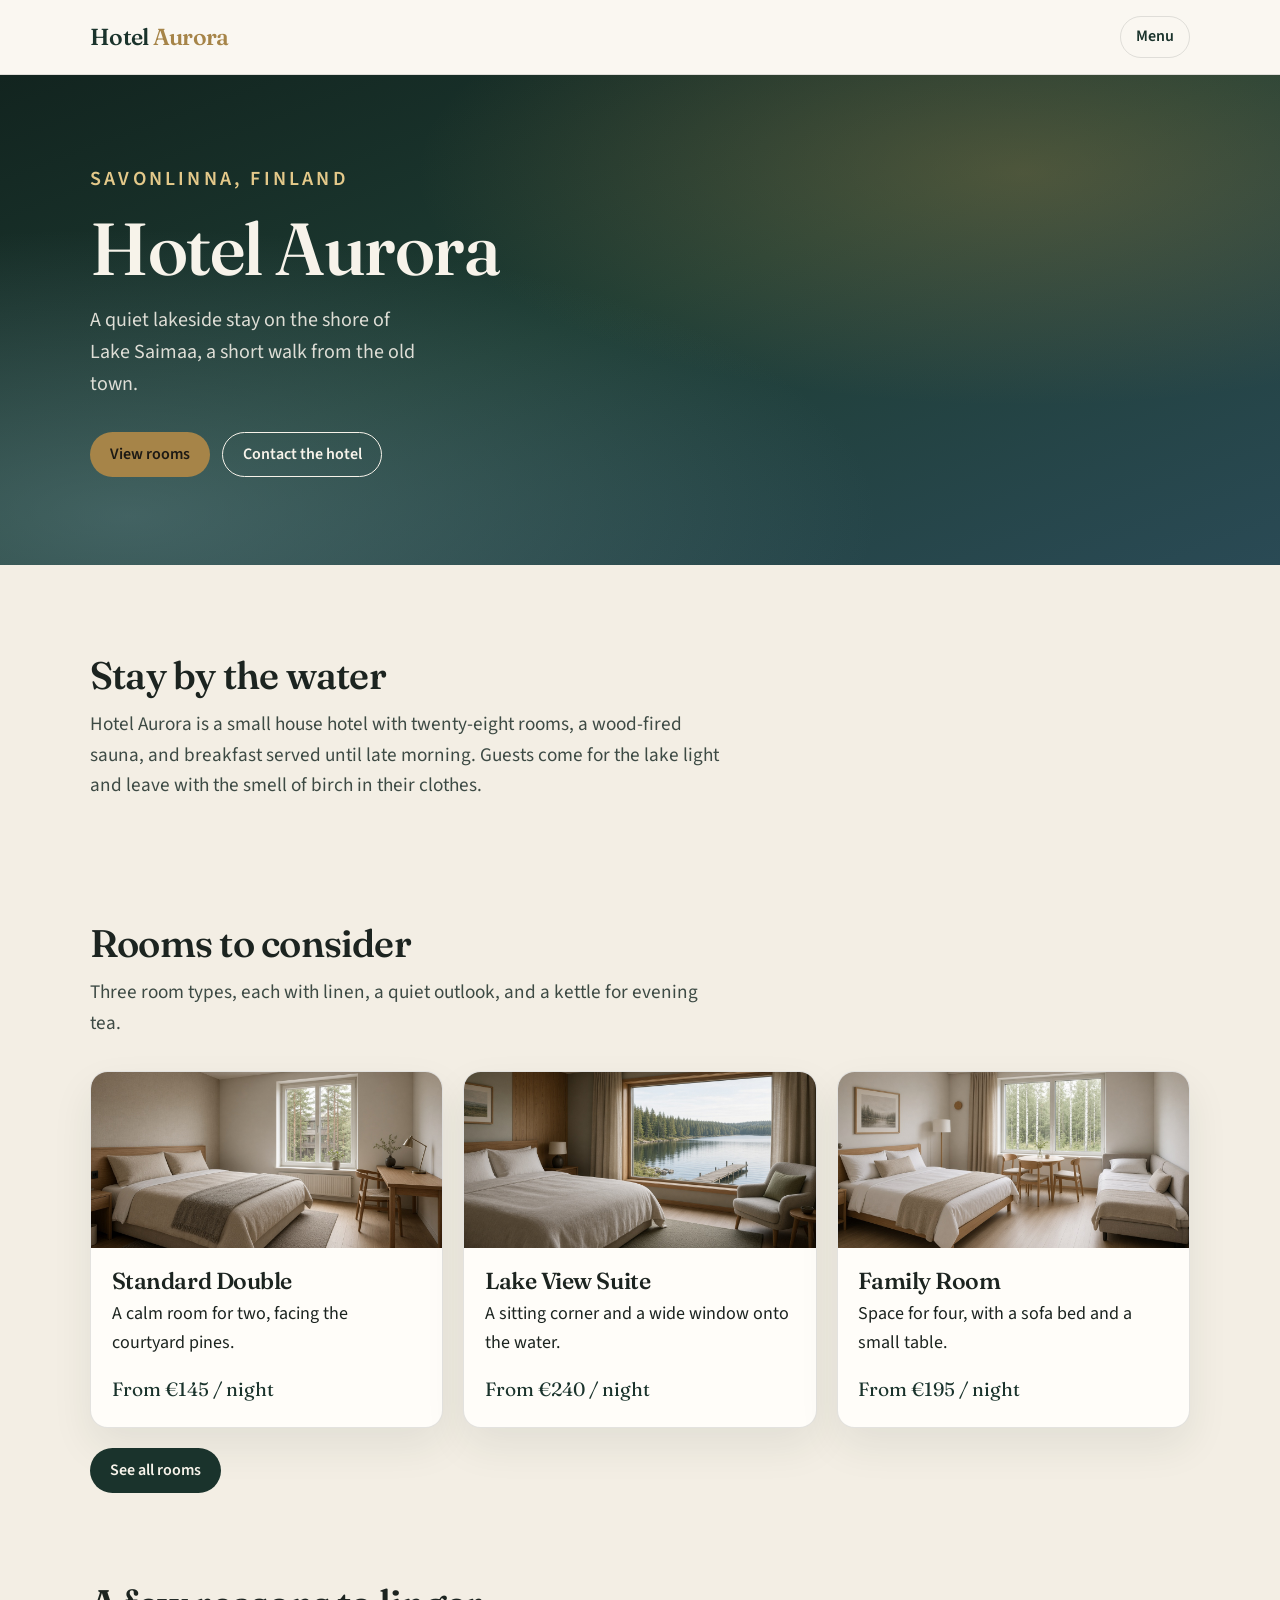
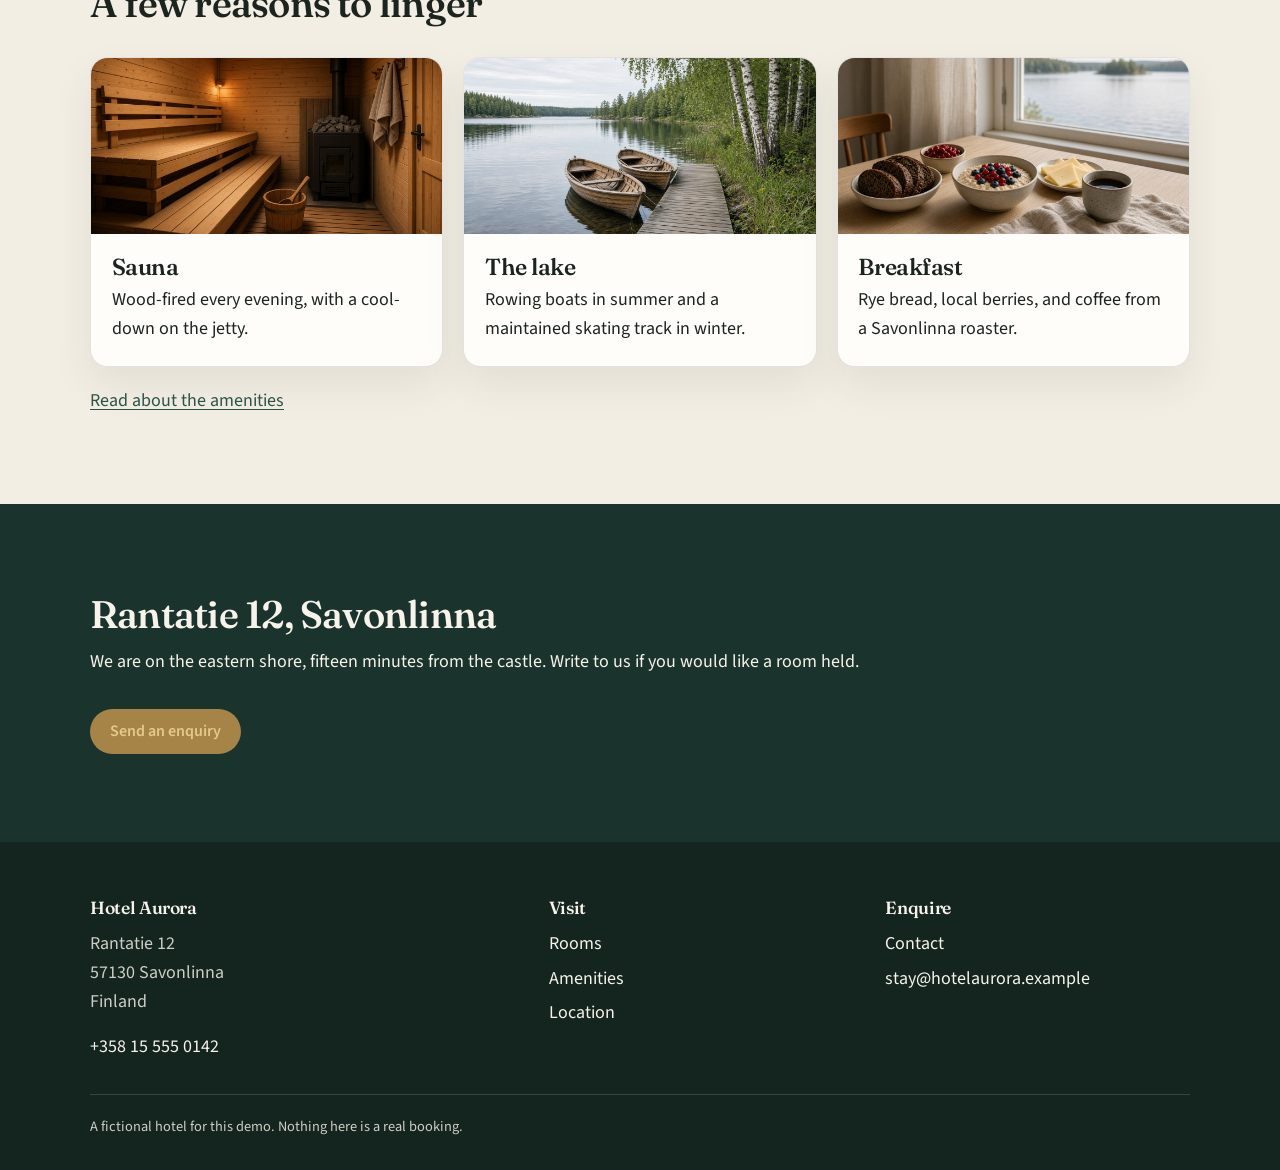
<file: index.html>
<!DOCTYPE html>
<html lang="en">
<head>
  <meta charset="UTF-8">
  <meta name="viewport" content="width=device-width, initial-scale=1">
  <title>Hotel Aurora — A quiet lakeside stay in Savonlinna</title>
  <link rel="preconnect" href="https://fonts.googleapis.com">
  <link rel="preconnect" href="https://fonts.gstatic.com" crossorigin>
  <link href="https://fonts.googleapis.com/css2?family=Fraunces:opsz,wght@9..144,560;9..144,620&family=Source+Sans+3:wght@400;600&display=swap" rel="stylesheet">
  <link rel="stylesheet" href="css/styles.css">
</head>
<body>
  <header class="site-header">
    <div class="wrap header-inner">
      <a class="logo" href="index.html">Hotel <span>Aurora</span></a>
      <button class="menu-toggle" type="button" aria-expanded="false" aria-controls="site-menu">Menu</button>
    </div>
    <nav id="site-menu" class="site-menu" aria-label="Primary" hidden>
      <ul class="nav-list wrap">
        <li><a href="index.html" aria-current="page">Home</a></li>
        <li><a href="rooms.html">Rooms</a></li>
        <li><a href="amenities.html">Amenities</a></li>
        <li><a href="location.html">Location</a></li>
        <li><a href="contact.html">Contact</a></li>
      </ul>
    </nav>
  </header>

  <main>
    <section class="hero">
      <div class="wrap">
        <p class="eyebrow">Savonlinna, Finland</p>
        <h1>Hotel Aurora</h1>
        <p>A quiet lakeside stay on the shore of Lake Saimaa, a short walk from the old town.</p>
        <div class="actions">
          <a class="btn btn-gold" href="rooms.html">View rooms</a>
          <a class="btn btn-line" href="contact.html">Contact the hotel</a>
        </div>
      </div>
    </section>

    <section class="section">
      <div class="wrap">
        <div class="section-head">
          <h2>Stay by the water</h2>
          <p class="lede">Hotel Aurora is a small house hotel with twenty-eight rooms, a wood-fired sauna, and breakfast served until late morning. Guests come for the lake light and leave with the smell of birch in their clothes.</p>
        </div>
      </div>
    </section>

    <section class="section section-follow">
      <div class="wrap">
        <div class="section-head">
          <h2>Rooms to consider</h2>
          <p class="lede">Three room types, each with linen, a quiet outlook, and a kettle for evening tea.</p>
        </div>
        <div class="grid-3">
          <article class="card">
            <a class="card-link" href="room.html?room=standard">
              <img class="visual" src="images/standard-double.jpg" alt="Standard Double with a linen-dressed queen bed and pines outside the window">
              <div class="card-body">
                <h3>Standard Double</h3>
                <p>A calm room for two, facing the courtyard pines.</p>
                <p class="price">From €145 / night</p>
              </div>
            </a>
          </article>
          <article class="card">
            <a class="card-link" href="room.html?room=lake-view">
              <img class="visual" src="images/lake-view-suite.jpg" alt="Lake View Suite with a wide window onto the lake">
              <div class="card-body">
                <h3>Lake View Suite</h3>
                <p>A sitting corner and a wide window onto the water.</p>
                <p class="price">From €240 / night</p>
              </div>
            </a>
          </article>
          <article class="card">
            <a class="card-link" href="room.html?room=family">
              <img class="visual" src="images/family-room.jpg" alt="Family Room with a queen bed, sofa bed, and a view into birch woods">
              <div class="card-body">
                <h3>Family Room</h3>
                <p>Space for four, with a sofa bed and a small table.</p>
                <p class="price">From €195 / night</p>
              </div>
            </a>
          </article>
        </div>
        <p style="margin-top: 1.25rem;"><a class="btn btn-pine" href="rooms.html">See all rooms</a></p>
      </div>
    </section>

    <section class="section section-follow">
      <div class="wrap">
        <div class="section-head">
          <h2>A few reasons to linger</h2>
        </div>
        <div class="grid-3">
          <article class="card">
            <img class="visual" src="images/sauna.jpg" alt="Wood-fired sauna with benches, a stove, and towels">
            <div class="card-body">
              <h3>Sauna</h3>
              <p>Wood-fired every evening, with a cool-down on the jetty.</p>
            </div>
          </article>
          <article class="card">
            <img class="visual" src="images/lake.jpg" alt="Wooden jetty and two rowing boats on a calm lake">
            <div class="card-body">
              <h3>The lake</h3>
              <p>Rowing boats in summer and a maintained skating track in winter.</p>
            </div>
          </article>
          <article class="card">
            <img class="visual" src="images/breakfast.jpg" alt="Breakfast table with rye bread, berries, porridge, and coffee by the lake">
            <div class="card-body">
              <h3>Breakfast</h3>
              <p>Rye bread, local berries, and coffee from a Savonlinna roaster.</p>
            </div>
          </article>
        </div>
        <p style="margin-top: 1.25rem;"><a href="amenities.html">Read about the amenities</a></p>
      </div>
    </section>

    <section class="section band">
      <div class="wrap">
        <h2>Rantatie 12, Savonlinna</h2>
        <p>We are on the eastern shore, fifteen minutes from the castle. Write to us if you would like a room held.</p>
        <div class="actions">
          <a class="btn btn-gold" href="contact.html">Send an enquiry</a>
        </div>
      </div>
    </section>
  </main>

  <footer class="site-footer">
    <div class="wrap footer-grid">
      <div>
        <h2>Hotel Aurora</h2>
        <p>Rantatie 12<br>57130 Savonlinna<br>Finland</p>
        <p><a href="tel:+358155550142">+358 15 555 0142</a></p>
      </div>
      <div>
        <h2>Visit</h2>
        <ul>
          <li><a href="rooms.html">Rooms</a></li>
          <li><a href="amenities.html">Amenities</a></li>
          <li><a href="location.html">Location</a></li>
        </ul>
      </div>
      <div>
        <h2>Enquire</h2>
        <ul>
          <li><a href="contact.html">Contact</a></li>
          <li><a href="mailto:stay@hotelaurora.example">stay@hotelaurora.example</a></li>
        </ul>
      </div>
    </div>
    <div class="wrap fine-print">A fictional hotel for this demo. Nothing here is a real booking.</div>
  </footer>
  <script src="js/menu.js"></script>
</body>
</html>
</file>
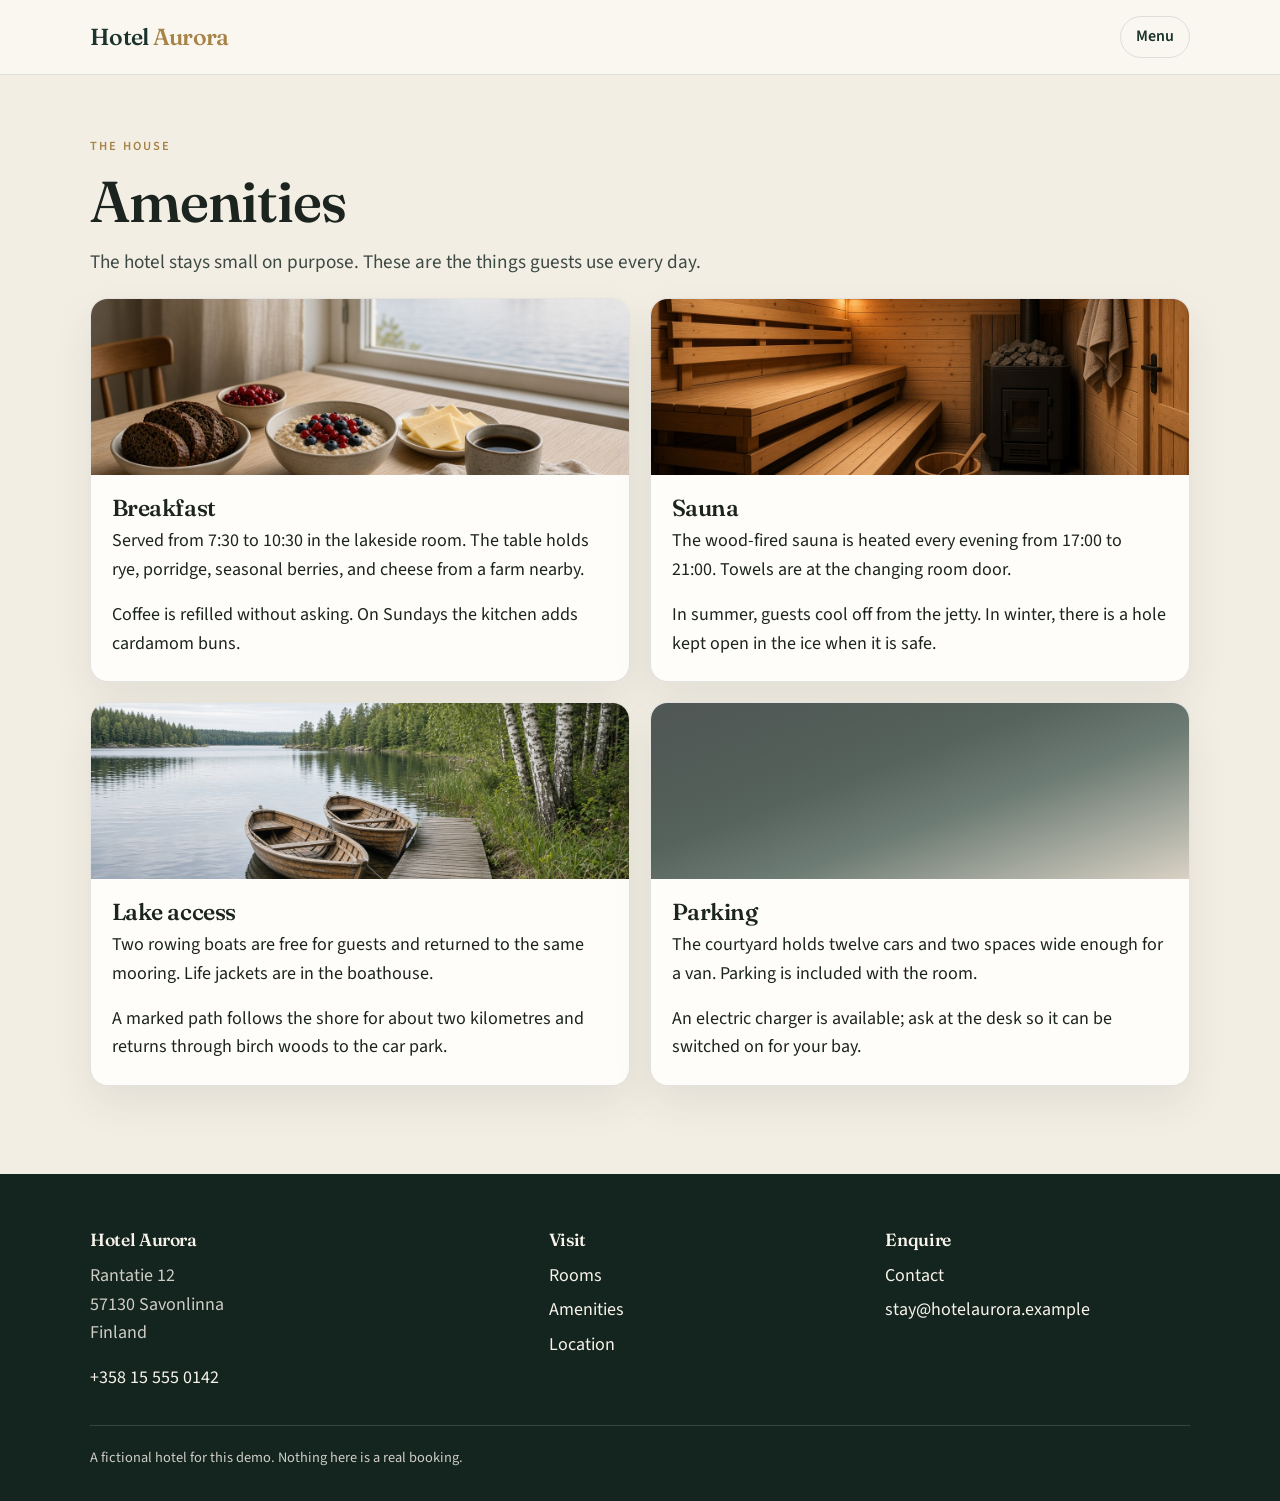
<file: amenities.html>
<!DOCTYPE html>
<html lang="en">
<head>
  <meta charset="UTF-8">
  <meta name="viewport" content="width=device-width, initial-scale=1">
  <title>Amenities — Hotel Aurora</title>
  <link rel="preconnect" href="https://fonts.googleapis.com">
  <link rel="preconnect" href="https://fonts.gstatic.com" crossorigin>
  <link href="https://fonts.googleapis.com/css2?family=Fraunces:opsz,wght@9..144,560;9..144,620&family=Source+Sans+3:wght@400;600&display=swap" rel="stylesheet">
  <link rel="stylesheet" href="css/styles.css">
</head>
<body>
  <header class="site-header">
    <div class="wrap header-inner">
      <a class="logo" href="index.html">Hotel <span>Aurora</span></a>
      <button class="menu-toggle" type="button" aria-expanded="false" aria-controls="site-menu">Menu</button>
    </div>
    <nav id="site-menu" class="site-menu" aria-label="Primary" hidden>
      <ul class="nav-list wrap">
        <li><a href="index.html">Home</a></li>
        <li><a href="rooms.html">Rooms</a></li>
        <li><a href="amenities.html" aria-current="page">Amenities</a></li>
        <li><a href="location.html">Location</a></li>
        <li><a href="contact.html">Contact</a></li>
      </ul>
    </nav>
  </header>

  <main>
    <section class="page-intro">
      <div class="wrap">
        <p class="eyebrow">The house</p>
        <h1>Amenities</h1>
        <p class="lede">The hotel stays small on purpose. These are the things guests use every day.</p>
      </div>
    </section>

    <section class="section section-follow">
      <div class="wrap grid-2">
        <article class="card">
          <img class="visual" src="images/breakfast.jpg" alt="Breakfast table with rye bread, berries, porridge, and coffee by the lake">
          <div class="card-body">
            <h3>Breakfast</h3>
            <p>Served from 7:30 to 10:30 in the lakeside room. The table holds rye, porridge, seasonal berries, and cheese from a farm nearby.</p>
            <p>Coffee is refilled without asking. On Sundays the kitchen adds cardamom buns.</p>
          </div>
        </article>
        <article class="card">
          <img class="visual" src="images/sauna.jpg" alt="Wood-fired sauna with benches, a stove, and towels">
          <div class="card-body">
            <h3>Sauna</h3>
            <p>The wood-fired sauna is heated every evening from 17:00 to 21:00. Towels are at the changing room door.</p>
            <p>In summer, guests cool off from the jetty. In winter, there is a hole kept open in the ice when it is safe.</p>
          </div>
        </article>
        <article class="card">
          <img class="visual" src="images/lake.jpg" alt="Wooden jetty and two rowing boats on a calm lake">
          <div class="card-body">
            <h3>Lake access</h3>
            <p>Two rowing boats are free for guests and returned to the same mooring. Life jackets are in the boathouse.</p>
            <p>A marked path follows the shore for about two kilometres and returns through birch woods to the car park.</p>
          </div>
        </article>
        <article class="card">
          <div class="visual visual-parking" role="img" aria-label="Muted stone tones for parking"></div>
          <div class="card-body">
            <h3>Parking</h3>
            <p>The courtyard holds twelve cars and two spaces wide enough for a van. Parking is included with the room.</p>
            <p>An electric charger is available; ask at the desk so it can be switched on for your bay.</p>
          </div>
        </article>
      </div>
    </section>
  </main>

  <footer class="site-footer">
    <div class="wrap footer-grid">
      <div>
        <h2>Hotel Aurora</h2>
        <p>Rantatie 12<br>57130 Savonlinna<br>Finland</p>
        <p><a href="tel:+358155550142">+358 15 555 0142</a></p>
      </div>
      <div>
        <h2>Visit</h2>
        <ul>
          <li><a href="rooms.html">Rooms</a></li>
          <li><a href="amenities.html">Amenities</a></li>
          <li><a href="location.html">Location</a></li>
        </ul>
      </div>
      <div>
        <h2>Enquire</h2>
        <ul>
          <li><a href="contact.html">Contact</a></li>
          <li><a href="mailto:stay@hotelaurora.example">stay@hotelaurora.example</a></li>
        </ul>
      </div>
    </div>
    <div class="wrap fine-print">A fictional hotel for this demo. Nothing here is a real booking.</div>
  </footer>
  <script src="js/menu.js"></script>
</body>
</html>
</file>
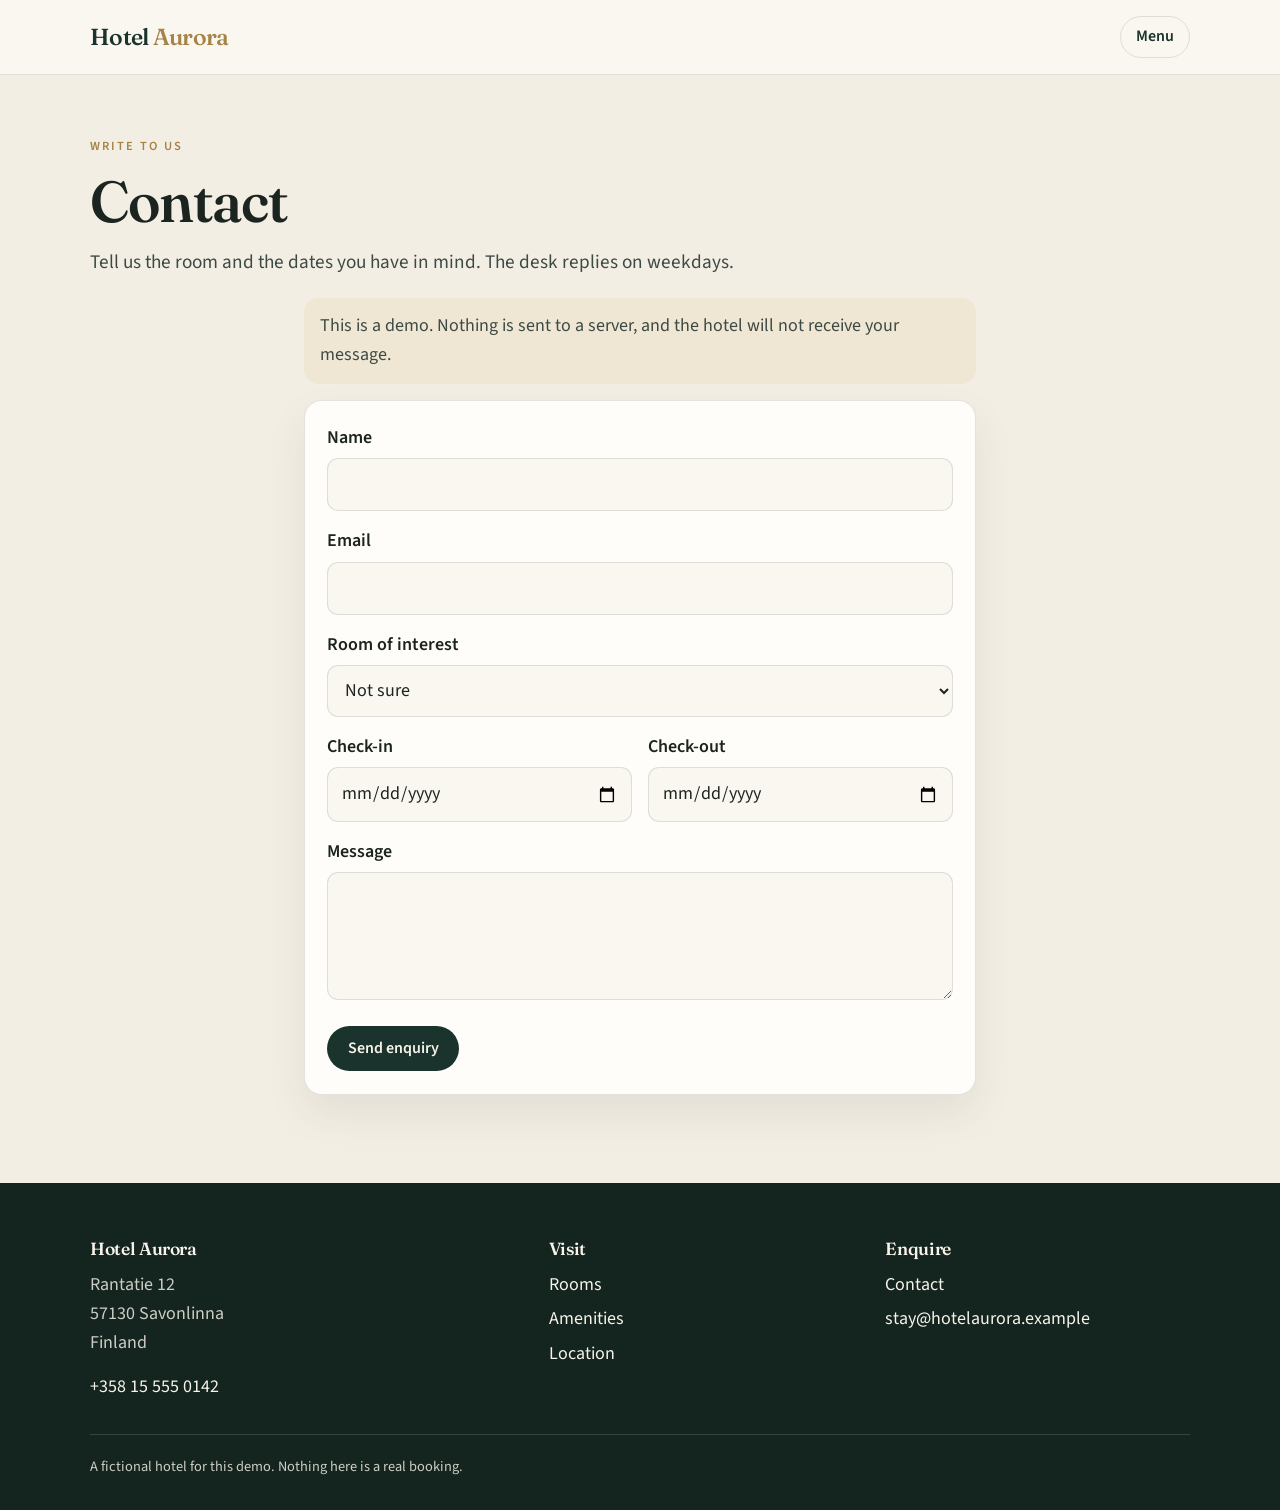
<file: contact.html>
<!DOCTYPE html>
<html lang="en">
<head>
  <meta charset="UTF-8">
  <meta name="viewport" content="width=device-width, initial-scale=1">
  <title>Contact — Hotel Aurora</title>
  <link rel="preconnect" href="https://fonts.googleapis.com">
  <link rel="preconnect" href="https://fonts.gstatic.com" crossorigin>
  <link href="https://fonts.googleapis.com/css2?family=Fraunces:opsz,wght@9..144,560;9..144,620&family=Source+Sans+3:wght@400;600&display=swap" rel="stylesheet">
  <link rel="stylesheet" href="css/styles.css">
</head>
<body>
  <header class="site-header">
    <div class="wrap header-inner">
      <a class="logo" href="index.html">Hotel <span>Aurora</span></a>
      <button class="menu-toggle" type="button" aria-expanded="false" aria-controls="site-menu">Menu</button>
    </div>
    <nav id="site-menu" class="site-menu" aria-label="Primary" hidden>
      <ul class="nav-list wrap">
        <li><a href="index.html">Home</a></li>
        <li><a href="rooms.html">Rooms</a></li>
        <li><a href="amenities.html">Amenities</a></li>
        <li><a href="location.html">Location</a></li>
        <li><a href="contact.html" aria-current="page">Contact</a></li>
      </ul>
    </nav>
  </header>

  <main>
    <section class="page-intro">
      <div class="wrap">
        <p class="eyebrow">Write to us</p>
        <h1>Contact</h1>
        <p class="lede">Tell us the room and the dates you have in mind. The desk replies on weekdays.</p>
      </div>
    </section>

    <section class="section section-follow">
      <div class="wrap wrap-form">
        <p class="note">This is a demo. Nothing is sent to a server, and the hotel will not receive your message.</p>
        <div id="form-success" class="success" hidden tabindex="-1">
          Thank you. This demo saved nothing, but the form accepted your enquiry.
        </div>
        <form id="enquiry" class="form" novalidate>
          <div>
            <label for="name">Name</label>
            <input id="name" name="name" type="text" autocomplete="name">
            <p id="name-error" class="field-error" hidden></p>
          </div>
          <div>
            <label for="email">Email</label>
            <input id="email" name="email" type="email" autocomplete="email">
            <p id="email-error" class="field-error" hidden></p>
          </div>
          <div>
            <label for="room">Room of interest</label>
            <select id="room" name="room">
              <option value="not-sure">Not sure</option>
              <option value="standard">Standard Double</option>
              <option value="lake-view">Lake View Suite</option>
              <option value="family">Family Room</option>
            </select>
          </div>
          <div class="form-row">
            <div>
              <label for="check-in">Check-in</label>
              <input id="check-in" name="check-in" type="date">
            </div>
            <div>
              <label for="check-out">Check-out</label>
              <input id="check-out" name="check-out" type="date">
            </div>
          </div>
          <div>
            <label for="message">Message</label>
            <textarea id="message" name="message"></textarea>
            <p id="message-error" class="field-error" hidden></p>
          </div>
          <div>
            <button class="btn btn-pine" type="submit">Send enquiry</button>
          </div>
        </form>
      </div>
    </section>
  </main>

  <footer class="site-footer">
    <div class="wrap footer-grid">
      <div>
        <h2>Hotel Aurora</h2>
        <p>Rantatie 12<br>57130 Savonlinna<br>Finland</p>
        <p><a href="tel:+358155550142">+358 15 555 0142</a></p>
      </div>
      <div>
        <h2>Visit</h2>
        <ul>
          <li><a href="rooms.html">Rooms</a></li>
          <li><a href="amenities.html">Amenities</a></li>
          <li><a href="location.html">Location</a></li>
        </ul>
      </div>
      <div>
        <h2>Enquire</h2>
        <ul>
          <li><a href="contact.html">Contact</a></li>
          <li><a href="mailto:stay@hotelaurora.example">stay@hotelaurora.example</a></li>
        </ul>
      </div>
    </div>
    <div class="wrap fine-print">A fictional hotel for this demo. Nothing here is a real booking.</div>
  </footer>
  <script src="js/menu.js"></script>
  <script src="js/contact.js"></script>
</body>
</html>
</file>
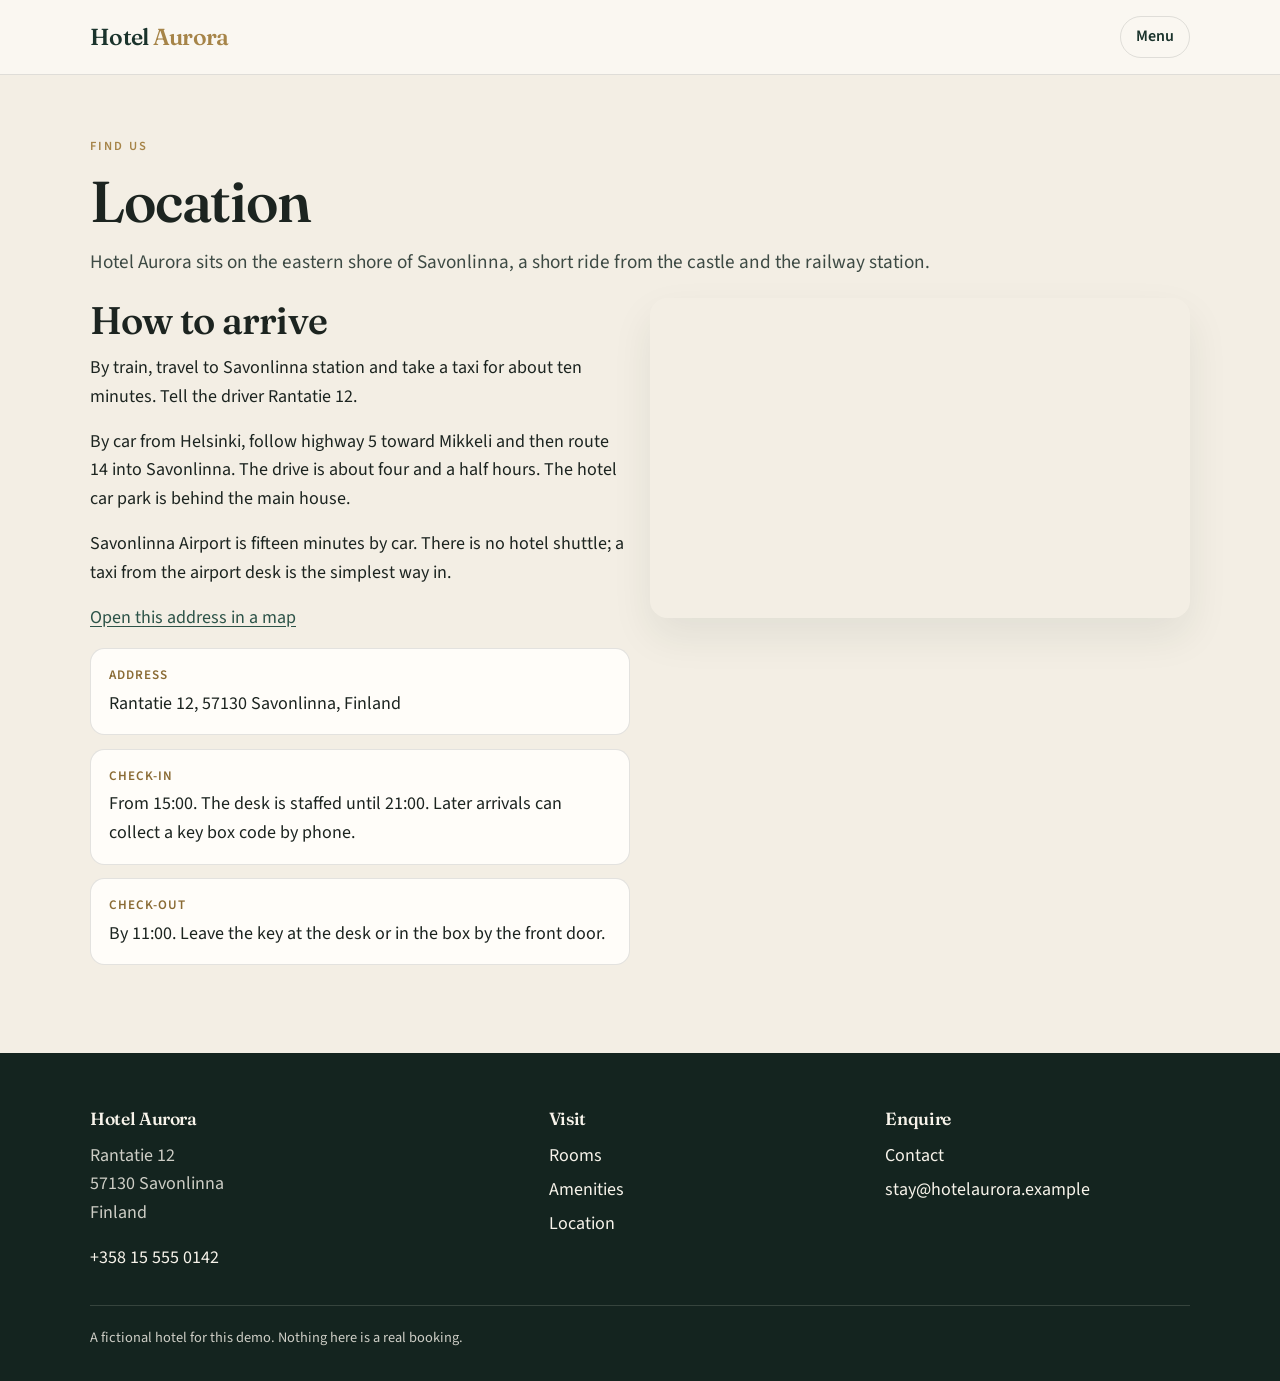
<file: location.html>
<!DOCTYPE html>
<html lang="en">
<head>
  <meta charset="UTF-8">
  <meta name="viewport" content="width=device-width, initial-scale=1">
  <title>Location — Hotel Aurora</title>
  <link rel="preconnect" href="https://fonts.googleapis.com">
  <link rel="preconnect" href="https://fonts.gstatic.com" crossorigin>
  <link href="https://fonts.googleapis.com/css2?family=Fraunces:opsz,wght@9..144,560;9..144,620&family=Source+Sans+3:wght@400;600&display=swap" rel="stylesheet">
  <link rel="stylesheet" href="css/styles.css">
</head>
<body>
  <header class="site-header">
    <div class="wrap header-inner">
      <a class="logo" href="index.html">Hotel <span>Aurora</span></a>
      <button class="menu-toggle" type="button" aria-expanded="false" aria-controls="site-menu">Menu</button>
    </div>
    <nav id="site-menu" class="site-menu" aria-label="Primary" hidden>
      <ul class="nav-list wrap">
        <li><a href="index.html">Home</a></li>
        <li><a href="rooms.html">Rooms</a></li>
        <li><a href="amenities.html">Amenities</a></li>
        <li><a href="location.html" aria-current="page">Location</a></li>
        <li><a href="contact.html">Contact</a></li>
      </ul>
    </nav>
  </header>

  <main>
    <section class="page-intro">
      <div class="wrap">
        <p class="eyebrow">Find us</p>
        <h1>Location</h1>
        <p class="lede">Hotel Aurora sits on the eastern shore of Savonlinna, a short ride from the castle and the railway station.</p>
      </div>
    </section>

    <section class="section section-follow">
      <div class="wrap grid-2">
        <div>
          <h2>How to arrive</h2>
          <p>By train, travel to Savonlinna station and take a taxi for about ten minutes. Tell the driver Rantatie 12.</p>
          <p>By car from Helsinki, follow highway 5 toward Mikkeli and then route 14 into Savonlinna. The drive is about four and a half hours. The hotel car park is behind the main house.</p>
          <p>Savonlinna Airport is fifteen minutes by car. There is no hotel shuttle; a taxi from the airport desk is the simplest way in.</p>
          <p><a href="https://www.openstreetmap.org/?mlat=61.8686&mlon=28.8860#map=14/61.8686/28.8860">Open this address in a map</a></p>
          <dl class="detail-list">
            <div>
              <dt>Address</dt>
              <dd>Rantatie 12, 57130 Savonlinna, Finland</dd>
            </div>
            <div>
              <dt>Check-in</dt>
              <dd>From 15:00. The desk is staffed until 21:00. Later arrivals can collect a key box code by phone.</dd>
            </div>
            <div>
              <dt>Check-out</dt>
              <dd>By 11:00. Leave the key at the desk or in the box by the front door.</dd>
            </div>
          </dl>
        </div>
        <iframe
          class="map-frame"
          title="Map of Savonlinna, where Hotel Aurora is set"
          src="https://www.openstreetmap.org/export/embed.html?bbox=28.82%2C61.84%2C28.96%2C61.90&amp;layer=mapnik&amp;marker=61.8686%2C28.8860"
          loading="lazy"></iframe>
      </div>
    </section>
  </main>

  <footer class="site-footer">
    <div class="wrap footer-grid">
      <div>
        <h2>Hotel Aurora</h2>
        <p>Rantatie 12<br>57130 Savonlinna<br>Finland</p>
        <p><a href="tel:+358155550142">+358 15 555 0142</a></p>
      </div>
      <div>
        <h2>Visit</h2>
        <ul>
          <li><a href="rooms.html">Rooms</a></li>
          <li><a href="amenities.html">Amenities</a></li>
          <li><a href="location.html">Location</a></li>
        </ul>
      </div>
      <div>
        <h2>Enquire</h2>
        <ul>
          <li><a href="contact.html">Contact</a></li>
          <li><a href="mailto:stay@hotelaurora.example">stay@hotelaurora.example</a></li>
        </ul>
      </div>
    </div>
    <div class="wrap fine-print">A fictional hotel for this demo. Nothing here is a real booking.</div>
  </footer>
  <script src="js/menu.js"></script>
</body>
</html>
</file>
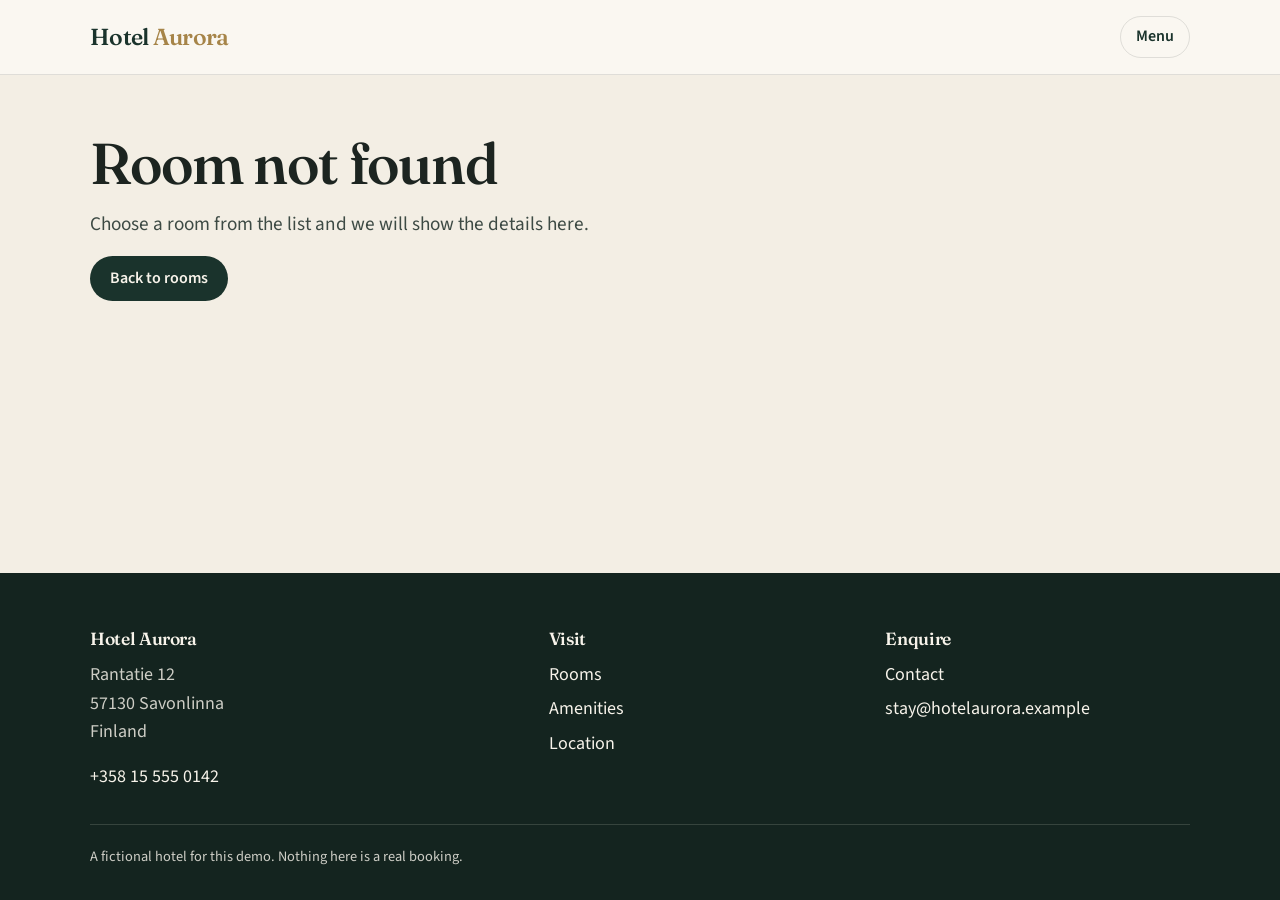
<file: room.html>
<!DOCTYPE html>
<html lang="en">
<head>
  <meta charset="UTF-8">
  <meta name="viewport" content="width=device-width, initial-scale=1">
  <title>Room — Hotel Aurora</title>
  <link rel="preconnect" href="https://fonts.googleapis.com">
  <link rel="preconnect" href="https://fonts.gstatic.com" crossorigin>
  <link href="https://fonts.googleapis.com/css2?family=Fraunces:opsz,wght@9..144,560;9..144,620&family=Source+Sans+3:wght@400;600&display=swap" rel="stylesheet">
  <link rel="stylesheet" href="css/styles.css">
</head>
<body>
  <header class="site-header">
    <div class="wrap header-inner">
      <a class="logo" href="index.html">Hotel <span>Aurora</span></a>
      <button class="menu-toggle" type="button" aria-expanded="false" aria-controls="site-menu">Menu</button>
    </div>
    <nav id="site-menu" class="site-menu" aria-label="Primary" hidden>
      <ul class="nav-list wrap">
        <li><a href="index.html">Home</a></li>
        <li><a href="rooms.html" aria-current="page">Rooms</a></li>
        <li><a href="amenities.html">Amenities</a></li>
        <li><a href="location.html">Location</a></li>
        <li><a href="contact.html">Contact</a></li>
      </ul>
    </nav>
  </header>

  <main id="room-root">
    <section class="page-intro">
      <div class="wrap">
        <p class="lede">Opening the room…</p>
      </div>
    </section>
  </main>

  <footer class="site-footer">
    <div class="wrap footer-grid">
      <div>
        <h2>Hotel Aurora</h2>
        <p>Rantatie 12<br>57130 Savonlinna<br>Finland</p>
        <p><a href="tel:+358155550142">+358 15 555 0142</a></p>
      </div>
      <div>
        <h2>Visit</h2>
        <ul>
          <li><a href="rooms.html">Rooms</a></li>
          <li><a href="amenities.html">Amenities</a></li>
          <li><a href="location.html">Location</a></li>
        </ul>
      </div>
      <div>
        <h2>Enquire</h2>
        <ul>
          <li><a href="contact.html">Contact</a></li>
          <li><a href="mailto:stay@hotelaurora.example">stay@hotelaurora.example</a></li>
        </ul>
      </div>
    </div>
    <div class="wrap fine-print">A fictional hotel for this demo. Nothing here is a real booking.</div>
  </footer>
  <script src="js/room.js"></script>
  <script src="js/gallery.js"></script>
  <script src="js/menu.js"></script>
</body>
</html>
</file>
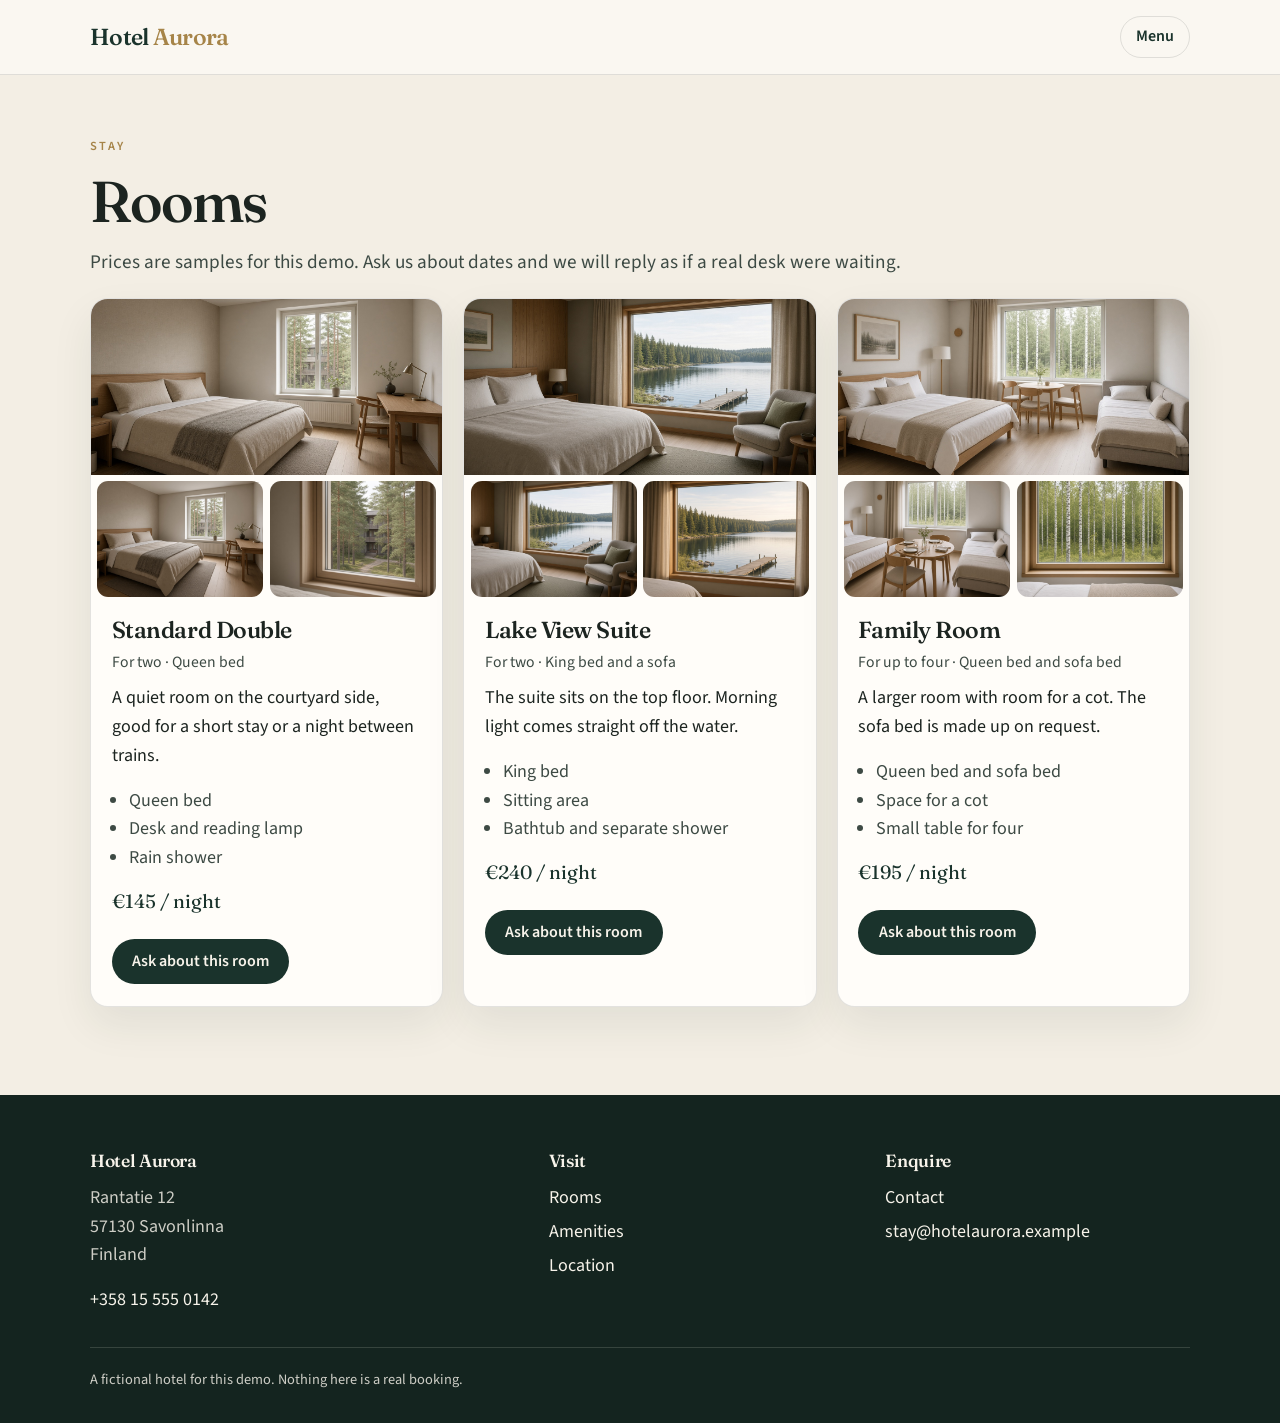
<file: rooms.html>
<!DOCTYPE html>
<html lang="en">
<head>
  <meta charset="UTF-8">
  <meta name="viewport" content="width=device-width, initial-scale=1">
  <title>Rooms — Hotel Aurora</title>
  <link rel="preconnect" href="https://fonts.googleapis.com">
  <link rel="preconnect" href="https://fonts.gstatic.com" crossorigin>
  <link href="https://fonts.googleapis.com/css2?family=Fraunces:opsz,wght@9..144,560;9..144,620&family=Source+Sans+3:wght@400;600&display=swap" rel="stylesheet">
  <link rel="stylesheet" href="css/styles.css">
</head>
<body>
  <header class="site-header">
    <div class="wrap header-inner">
      <a class="logo" href="index.html">Hotel <span>Aurora</span></a>
      <button class="menu-toggle" type="button" aria-expanded="false" aria-controls="site-menu">Menu</button>
    </div>
    <nav id="site-menu" class="site-menu" aria-label="Primary" hidden>
      <ul class="nav-list wrap">
        <li><a href="index.html">Home</a></li>
        <li><a href="rooms.html" aria-current="page">Rooms</a></li>
        <li><a href="amenities.html">Amenities</a></li>
        <li><a href="location.html">Location</a></li>
        <li><a href="contact.html">Contact</a></li>
      </ul>
    </nav>
  </header>

  <main>
    <section class="page-intro">
      <div class="wrap">
        <p class="eyebrow">Stay</p>
        <h1>Rooms</h1>
        <p class="lede">Prices are samples for this demo. Ask us about dates and we will reply as if a real desk were waiting.</p>
      </div>
    </section>

    <section class="section section-follow">
      <div class="wrap grid-3">
        <article class="card">
          <a class="card-link" href="room.html?room=standard">
            <img class="visual" src="images/standard-double.jpg" alt="Standard Double with a linen-dressed queen bed and pines outside the window">
            <div class="room-thumbs">
              <img src="images/standard-double-angle.jpg" alt="The same Standard Double seen from the window, with the bed and desk">
              <img src="images/standard-double-view.jpg" alt="Pine trees in the courtyard, seen from the Standard Double window">
            </div>
            <div class="card-body">
              <h3>Standard Double</h3>
              <p class="meta">For two · Queen bed</p>
              <p>A quiet room on the courtyard side, good for a short stay or a night between trains.</p>
              <ul class="amenity-list">
                <li>Queen bed</li>
                <li>Desk and reading lamp</li>
                <li>Rain shower</li>
              </ul>
              <p class="price">€145 / night</p>
            </div>
          </a>
          <p class="card-actions"><a class="btn btn-pine" href="contact.html?room=standard">Ask about this room</a></p>
        </article>

        <article class="card">
          <a class="card-link" href="room.html?room=lake-view">
            <img class="visual" src="images/lake-view-suite.jpg" alt="Lake View Suite with a wide window onto the lake">
            <div class="room-thumbs">
              <img src="images/lake-view-angle.jpg" alt="Sitting corner of the Lake View Suite, looking toward the lake">
              <img src="images/lake-view-window.jpg" alt="The lake and jetty seen from the suite window">
            </div>
            <div class="card-body">
              <h3>Lake View Suite</h3>
              <p class="meta">For two · King bed and a sofa</p>
              <p>The suite sits on the top floor. Morning light comes straight off the water.</p>
              <ul class="amenity-list">
                <li>King bed</li>
                <li>Sitting area</li>
                <li>Bathtub and separate shower</li>
              </ul>
              <p class="price">€240 / night</p>
            </div>
          </a>
          <p class="card-actions"><a class="btn btn-pine" href="contact.html?room=lake-view">Ask about this room</a></p>
        </article>

        <article class="card">
          <a class="card-link" href="room.html?room=family">
            <img class="visual" src="images/family-room.jpg" alt="Family Room with a queen bed, sofa bed, and a view into birch woods">
            <div class="room-thumbs">
              <img src="images/family-room-angle.jpg" alt="Table and sofa bed in the Family Room, seen from the other side">
              <img src="images/family-room-view.jpg" alt="Birch woods seen from the Family Room window">
            </div>
            <div class="card-body">
              <h3>Family Room</h3>
              <p class="meta">For up to four · Queen bed and sofa bed</p>
              <p>A larger room with room for a cot. The sofa bed is made up on request.</p>
              <ul class="amenity-list">
                <li>Queen bed and sofa bed</li>
                <li>Space for a cot</li>
                <li>Small table for four</li>
              </ul>
              <p class="price">€195 / night</p>
            </div>
          </a>
          <p class="card-actions"><a class="btn btn-pine" href="contact.html?room=family">Ask about this room</a></p>
        </article>
      </div>
    </section>
  </main>

  <footer class="site-footer">
    <div class="wrap footer-grid">
      <div>
        <h2>Hotel Aurora</h2>
        <p>Rantatie 12<br>57130 Savonlinna<br>Finland</p>
        <p><a href="tel:+358155550142">+358 15 555 0142</a></p>
      </div>
      <div>
        <h2>Visit</h2>
        <ul>
          <li><a href="rooms.html">Rooms</a></li>
          <li><a href="amenities.html">Amenities</a></li>
          <li><a href="location.html">Location</a></li>
        </ul>
      </div>
      <div>
        <h2>Enquire</h2>
        <ul>
          <li><a href="contact.html">Contact</a></li>
          <li><a href="mailto:stay@hotelaurora.example">stay@hotelaurora.example</a></li>
        </ul>
      </div>
    </div>
    <div class="wrap fine-print">A fictional hotel for this demo. Nothing here is a real booking.</div>
  </footer>
  <script src="js/menu.js"></script>
</body>
</html>
</file>
<file: css/styles.css>
:root {
  --ink: #1c2420;
  --ink-soft: #3d4a44;
  --forest: #1a332c;
  --pine: #2c5348;
  --gold: #a68448;
  --gold-deep: #8a6b34;
  --cream: #f3eee4;
  --paper: #faf7f1;
  --card: #fffdf9;
  --line: rgba(28, 36, 32, 0.12);
  --lake: #6e8f98;
  --error: #8c3a32;
  --space-xs: 0.5rem;
  --space-sm: 0.75rem;
  --space-md: 1.25rem;
  --space-lg: 2rem;
  --space-xl: 3.5rem;
  --space-2xl: 5.5rem;
  --max: 1100px;
  --serif: "Fraunces", "Palatino Linotype", Palatino, serif;
  --sans: "Source Sans 3", "Segoe UI", sans-serif;
  --shadow: 0 18px 40px rgba(26, 51, 44, 0.08);
}

*,
*::before,
*::after {
  box-sizing: border-box;
}

html {
  scroll-behavior: smooth;
}

body {
  margin: 0;
  min-height: 100vh;
  display: flex;
  flex-direction: column;
  background: var(--cream);
  color: var(--ink);
  font-family: var(--sans);
  font-size: 1.125rem;
  line-height: 1.6;
}

img {
  max-width: 100%;
  display: block;
}

a {
  color: var(--pine);
  text-underline-offset: 0.18em;
}

a:hover {
  color: var(--gold-deep);
}

h1,
h2,
h3 {
  font-family: var(--serif);
  font-weight: 560;
  letter-spacing: -0.02em;
  line-height: 1.15;
  margin: 0 0 var(--space-sm);
}

h1 {
  font-size: clamp(2.6rem, 6vw, 4.6rem);
}

h2 {
  font-size: clamp(1.8rem, 3vw, 2.5rem);
}

h3 {
  font-size: 1.45rem;
}

p {
  margin: 0 0 1rem;
}

p:last-child {
  margin-bottom: 0;
}

.wrap {
  width: min(var(--max), calc(100% - 2.5rem));
  margin-inline: auto;
}

.site-header {
  background: var(--paper);
  border-bottom: 1px solid var(--line);
  position: sticky;
  top: 0;
  z-index: 10;
}

.header-inner {
  display: flex;
  align-items: center;
  justify-content: space-between;
  gap: var(--space-md);
  padding: 1rem 0;
}

.logo {
  font-family: var(--serif);
  font-size: 1.45rem;
  font-weight: 560;
  color: var(--forest);
  text-decoration: none;
  letter-spacing: -0.03em;
}

.logo span {
  color: var(--gold);
}

.menu-toggle {
  font: inherit;
  font-weight: 600;
  font-size: 1rem;
  color: var(--forest);
  background: transparent;
  border: 1px solid var(--line);
  border-radius: 999px;
  padding: 0.45rem 0.95rem;
  cursor: pointer;
}

.menu-toggle:hover,
.menu-toggle[aria-expanded="true"] {
  border-color: var(--gold);
  color: var(--gold-deep);
}

.site-menu {
  border-top: 1px solid var(--line);
  padding-bottom: 0.75rem;
}

.site-menu[hidden] {
  display: none;
}

.nav-list {
  display: grid;
  list-style: none;
  margin: 0;
  padding: 0.35rem 0 0;
}

.nav-list a {
  display: block;
  color: var(--ink);
  text-decoration: none;
  font-weight: 600;
  font-size: 1.05rem;
  padding: 0.55rem 0.15rem;
}

.nav-list a:hover,
.nav-list a[aria-current="page"] {
  color: var(--gold-deep);
}

.nav-list a[aria-current="page"] {
  box-shadow: inset 3px 0 0 var(--gold);
  padding-left: 0.75rem;
}

main {
  flex: 1;
}

.hero {
  background:
    radial-gradient(ellipse at 80% 20%, rgba(166, 132, 72, 0.35), transparent 42%),
    radial-gradient(ellipse at 10% 90%, rgba(110, 143, 152, 0.45), transparent 46%),
    linear-gradient(160deg, #12241f 0%, #1e3d34 48%, #2a4a55 100%);
  color: #f7f3ea;
  padding: var(--space-2xl) 0;
}

.hero h1,
.hero p {
  max-width: 16ch;
}

.hero h1 {
  max-width: 12ch;
  color: #f7f3ea;
}

.hero p {
  max-width: 34ch;
  font-size: 1.25rem;
  color: rgba(247, 243, 234, 0.88);
}

.eyebrow {
  display: inline-block;
  margin-bottom: var(--space-sm);
  letter-spacing: 0.16em;
  text-transform: uppercase;
  font-size: 0.78rem;
  font-weight: 600;
  color: var(--gold);
}

.hero .eyebrow {
  color: #e4c98a;
}

.actions {
  display: flex;
  flex-wrap: wrap;
  gap: 0.75rem;
  margin-top: var(--space-lg);
}

.btn {
  display: inline-block;
  padding: 0.75rem 1.2rem;
  border-radius: 999px;
  text-decoration: none;
  font-weight: 600;
  border: 1px solid transparent;
  cursor: pointer;
  font-family: inherit;
  font-size: 1rem;
  line-height: 1.2;
}

.btn-gold {
  background: var(--gold);
  color: #1c1914;
}

.btn-gold:hover {
  background: #c4a15f;
  color: #1c1914;
}

.btn-line {
  background: transparent;
  color: inherit;
  border-color: currentColor;
}

.btn-line:hover {
  background: rgba(255, 255, 255, 0.08);
  color: inherit;
}

.btn-pine {
  background: var(--forest);
  color: #f7f3ea;
}

.btn-pine:hover {
  background: var(--pine);
  color: #f7f3ea;
}

.section {
  padding: var(--space-2xl) 0;
}

.section-head {
  max-width: 40rem;
  margin-bottom: var(--space-lg);
}

.lede {
  font-size: 1.2rem;
  color: var(--ink-soft);
}

.grid-3,
.grid-2 {
  display: grid;
  gap: var(--space-md);
}

.grid-3 {
  grid-template-columns: repeat(3, 1fr);
}

.grid-2 {
  grid-template-columns: repeat(2, 1fr);
}

.card {
  background: var(--card);
  border: 1px solid var(--line);
  border-radius: 1.1rem;
  box-shadow: var(--shadow);
  overflow: hidden;
}

.card-body {
  padding: 1.25rem 1.3rem 1.4rem;
}

.card-link {
  display: block;
  color: inherit;
  text-decoration: none;
}

.card-link:hover h3 {
  color: var(--gold-deep);
}

.card-actions {
  margin: 0;
  padding: 0 1.3rem 1.4rem;
}

.detail-layout {
  display: grid;
  grid-template-columns: 1.45fr 0.9fr;
  gap: var(--space-lg);
  align-items: start;
}

.detail-gallery {
  display: grid;
  grid-template-columns: 1fr 1fr;
  gap: 0.5rem;
}

.detail-gallery img {
  width: 100%;
  height: 10.5rem;
  object-fit: cover;
  border-radius: 0.8rem;
}

.detail-gallery img:first-child {
  grid-column: 1 / -1;
  height: 22rem;
}

.card h3 {
  margin-bottom: 0.35rem;
}

.price {
  font-family: var(--serif);
  color: var(--forest);
  font-size: 1.2rem;
  margin: var(--space-sm) 0 0;
}

.visual {
  height: 11rem;
  width: 100%;
  object-fit: cover;
  background:
    linear-gradient(160deg, rgba(255, 255, 255, 0.18), transparent 40%),
    var(--swatch, var(--pine));
}

.visual-lake {
  --swatch: linear-gradient(145deg, #23424a, #6e8f98 55%, #d7c4a3);
}

.visual-linen {
  --swatch: linear-gradient(145deg, #3d4a44, #c4b59a 70%, #efe6d6);
}

.visual-forest {
  --swatch: linear-gradient(145deg, #163028, #3f6b58 60%, #c9a36a);
}

.visual-sauna {
  --swatch: linear-gradient(160deg, #4a2e22, #a68448 70%, #f0e2c8);
}

.visual-breakfast {
  --swatch: linear-gradient(160deg, #5c4632, #c4a574 65%, #f6efe4);
}

.visual-parking {
  --swatch: linear-gradient(160deg, #2a3330, #6d7c74 60%, #d9d2c5);
}

.room-thumbs {
  display: grid;
  grid-template-columns: 1fr 1fr;
  gap: 0.4rem;
  padding: 0.4rem 0.4rem 0;
}

.room-thumbs img {
  width: 100%;
  height: 7.25rem;
  object-fit: cover;
  border-radius: 0.7rem;
}

.zoomable {
  cursor: zoom-in;
}

.lightbox {
  position: relative;
  margin: auto;
  padding: 0;
  border: 0;
  background: transparent;
  overflow: visible;
  max-width: min(72rem, calc(100vw - 2rem));
}

.lightbox::backdrop {
  background: rgba(18, 28, 24, 0.88);
}

.lightbox img {
  display: block;
  width: auto;
  height: auto;
  max-width: min(72rem, calc(100vw - 2rem));
  max-height: calc(100vh - 4.5rem);
  margin: 0 auto;
  object-fit: contain;
  border-radius: 0.8rem;
}

.lightbox-close {
  position: absolute;
  top: 0.6rem;
  right: 0.6rem;
  z-index: 1;
  border: 0;
  border-radius: 999px;
  background: var(--paper);
  color: var(--forest);
  font: inherit;
  font-weight: 600;
  padding: 0.4rem 0.85rem;
  cursor: pointer;
}

.meta {
  color: var(--ink-soft);
  font-size: 0.98rem;
  margin-bottom: 0.6rem;
}

.amenity-list {
  margin: 0 0 0.8rem;
  padding-left: 1.1rem;
  color: var(--ink-soft);
}

.band {
  background: var(--forest);
  color: #f7f3ea;
}

.band a {
  color: #e4c98a;
}

.site-footer {
  background: #14241f;
  color: rgba(247, 243, 234, 0.82);
  padding: var(--space-xl) 0 var(--space-lg);
  margin-top: auto;
}

.footer-grid {
  display: grid;
  grid-template-columns: 1.4fr 1fr 1fr;
  gap: var(--space-lg);
}

.site-footer a {
  color: #f7f3ea;
  text-decoration: none;
}

.site-footer a:hover {
  color: #e4c98a;
}

.site-footer h2 {
  font-size: 1.1rem;
  color: #f7f3ea;
}

.site-footer ul {
  list-style: none;
  margin: 0;
  padding: 0;
}

.site-footer li + li {
  margin-top: 0.35rem;
}

.fine-print {
  margin-top: var(--space-lg);
  padding-top: var(--space-md);
  border-top: 1px solid rgba(247, 243, 234, 0.15);
  font-size: 0.9rem;
}

.page-intro {
  padding: var(--space-xl) 0 var(--space-md);
}

.page-intro h1 {
  font-size: clamp(2.2rem, 5vw, 3.6rem);
}

.detail-list {
  display: grid;
  gap: 0.85rem;
  margin: 0;
}

.detail-list div {
  background: var(--card);
  border: 1px solid var(--line);
  border-radius: 0.9rem;
  padding: 1rem 1.1rem;
}

.detail-list dt {
  font-size: 0.82rem;
  letter-spacing: 0.08em;
  text-transform: uppercase;
  color: var(--gold-deep);
  font-weight: 600;
}

.detail-list dd {
  margin: 0.2rem 0 0;
}

.map-frame {
  width: 100%;
  min-height: 320px;
  border: 0;
  border-radius: 1.1rem;
  box-shadow: var(--shadow);
}

.form {
  display: grid;
  gap: 1rem;
  background: var(--card);
  border: 1px solid var(--line);
  border-radius: 1.1rem;
  padding: 1.4rem;
  box-shadow: var(--shadow);
}

.form-row {
  display: grid;
  grid-template-columns: 1fr 1fr;
  gap: 1rem;
}

label {
  display: block;
  font-weight: 600;
  margin-bottom: 0.35rem;
}

input,
select,
textarea {
  width: 100%;
  font: inherit;
  color: var(--ink);
  background: var(--paper);
  border: 1px solid var(--line);
  border-radius: 0.7rem;
  padding: 0.7rem 0.8rem;
}

textarea {
  min-height: 8rem;
  resize: vertical;
}

input:focus,
select:focus,
textarea:focus {
  outline: 2px solid var(--gold);
  border-color: var(--gold);
}

.field-error {
  color: var(--error);
  font-size: 0.95rem;
  margin: 0.35rem 0 0;
}

.section-follow {
  padding-top: 0;
}

.wrap-form {
  width: min(42rem, calc(100% - 2.5rem));
}

.note {
  background: #efe6d4;
  border-radius: 0.9rem;
  padding: 0.9rem 1rem;
  margin-bottom: 1rem;
  color: var(--ink-soft);
}

.success {
  background: #e5f0ea;
  border: 1px solid #b7d2c6;
  color: var(--forest);
  border-radius: 0.9rem;
  padding: 0.9rem 1rem;
  margin-bottom: 1rem;
}

.success[hidden],
.field-error[hidden] {
  display: none;
}

@media (max-width: 700px) {
  .footer-grid,
  .form-row {
    flex-direction: column;
    align-items: flex-start;
  }

  .footer-grid,
  .grid-3,
  .grid-2,
  .form-row {
    display: grid;
    grid-template-columns: 1fr;
  }

  .detail-layout {
    grid-template-columns: 1fr;
  }

  .detail-gallery img:first-child {
    height: 14rem;
  }

  .hero {
    padding: var(--space-xl) 0;
  }

  .section {
    padding: var(--space-xl) 0;
  }
}
</file>
